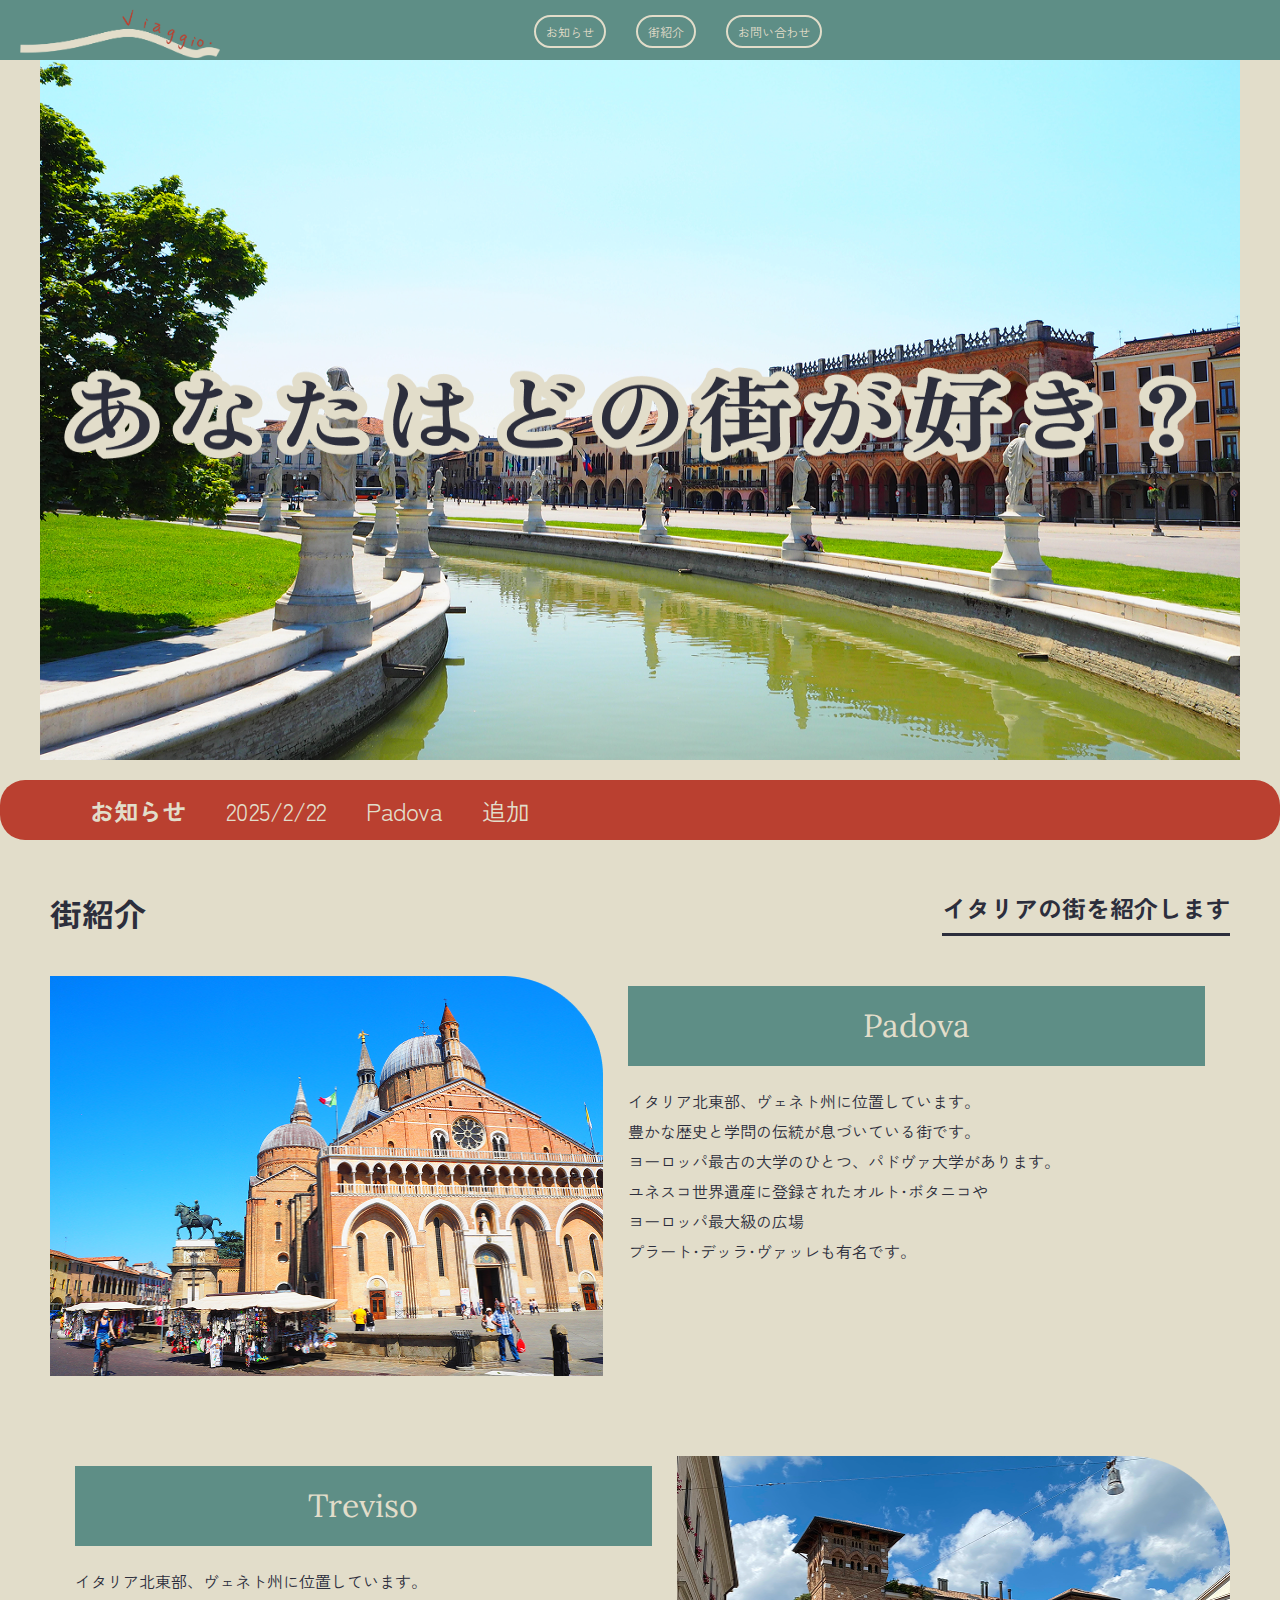
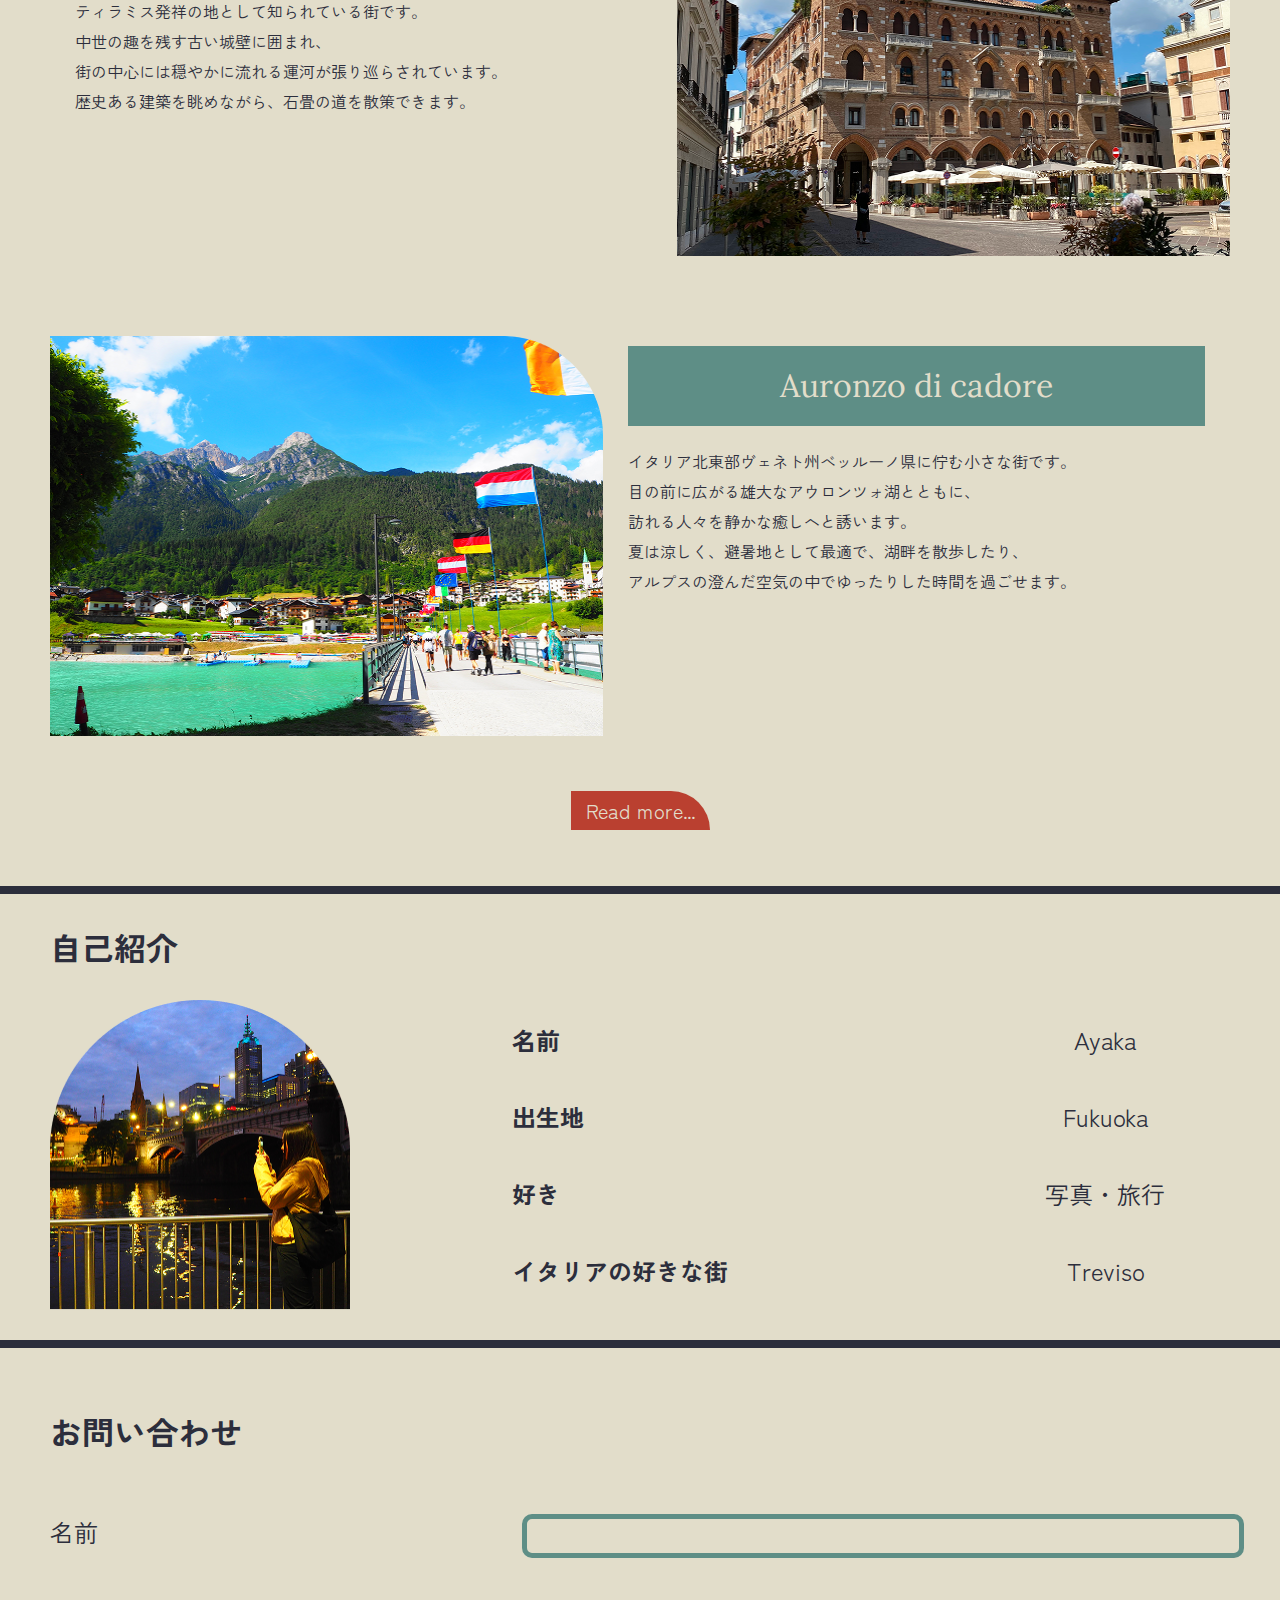
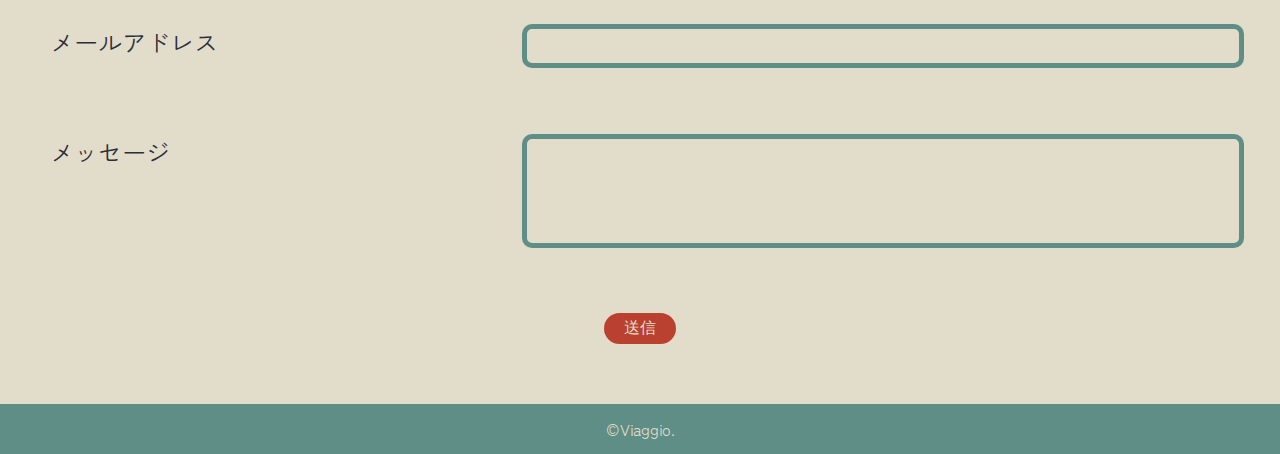
<file: index.html>
<!DOCTYPE html>
<html lang="ja">

<head>
    <meta charset="UTF-8">
    <title>Viaggio.</title>
    <meta name="viewport" content="width=device-width, initial-scale=1.0">
    <link rel="shortcut icon" href="img/Viaggo Logo White.png">
    <link rel="preconnect" href="https://fonts.googleapis.com">
    <link rel="preconnect" href="https://fonts.gstatic.com" crossorigin>
    <link href="https://fonts.googleapis.com/css2?family=Lora&family=Zen+Kaku+Gothic+New&display=swap" rel="stylesheet">
    <link rel="stylesheet" href="CSS/style.css">
</head>

<body>

    <header>
            <h1 class="site-title">
                <a href="index.html"><img src="img/Logo.png" alt="viaggio."></a>
            </h1>
    
            <nav>
                <ul class="nav-menu">
                    <li><a href="news.html">お知らせ</a></li>
                    <li><a href="città.html">街紹介</a></li>
                    <li><a href="#contact">お問い合わせ</a></li>
                </ul>
            </nav>
    
            <div class="toggle_btn">
                <span></span>
                <span></span>
            </div>
    
            <div class="mask"></div>

    </header>

    <main>
        <div class="mainvisual">
            <img src="img/Mainvisual.png" alt="mainvisual">
        </div>
        
        <div id="news" class="wrapper">
            <h2 class="title">お知らせ</h2>
            <p>2025/2/22</p>
            <p>Padova</p>
            <p>追加</p>
        </div>
        
        <section id="citta" class="wrapper">
            <div class="title">
                <h2 class="section-title">街紹介</h2>
                <h3 class="subtitle">イタリアの街を紹介します</h3>
            </div>
            
            <div class="item">
                <img src="img/padova.png" alt="padova">
                <div class="item-inner">
                    <div class="item-title">Padova</div>
                    <div class="text">
                        イタリア北東部、ヴェネト州に位置しています。<br>
                        豊かな歴史と学問の伝統が息づいている街です。<br>
                        ヨーロッパ最古の大学のひとつ、パドヴァ大学があります。<br>
                        ユネスコ世界遺産に登録されたオルト･ボタニコや<br>
                        ヨーロッパ最大級の広場<br>
                        プラート･デッラ･ヴァッレも有名です。
                    </div>
                </div>
            </div>

            <div class="item item2">
                <div class="item-inner">
                    <div class="item-title">Treviso</div>
                    <div class="text">
                        イタリア北東部、ヴェネト州に位置しています。<br>
                        ティラミス発祥の地として知られている街です。<br>
                        中世の趣を残す古い城壁に囲まれ、<br>
                        街の中心には穏やかに流れる運河が張り巡らされています。<br>
                        歴史ある建築を眺めながら、石畳の道を散策できます。<br>
        
                    </div>
                </div>
                <img src="img/treviso.png" alt="treviso">
            </div>

            <div class="item">
                <img src="img/auronzo di cadore.png" alt="auronzo di cadore">
                <div class="item-inner">
                    <div class="item-title">Auronzo di cadore</div>
                    <div class="text">
                        イタリア北東部ヴェネト州ベッルーノ県に佇む小さな街です。<br>
                        目の前に広がる雄大なアウロンツォ湖とともに、<br>
                        訪れる人々を静かな癒しへと誘います。<br>
                        夏は涼しく、避暑地として最適で、湖畔を散歩したり、<br>
                        アルプスの澄んだ空気の中でゆったりした時間を過ごせます。<br>
                    </div>
                </div>
            </div>

            <div class="btn">
                <a href="città.html">Read more...</a>
            </div>

        </section>

        <section id="introduction" class="introduction wrapper">
            <h2 class="section-title">自己紹介</h2>
            <div class="flex">
                <img src="img/自己紹介.png" alt="introduction">
                <table class="introduction-list">
                    <tr>
                        <th>名前</th>
                        <td>Ayaka</td>
                    </tr>
                    <tr>
                        <th>出生地</th>
                        <td>Fukuoka</td>
                    </tr>
                    <tr>
                        <th>好き</th>
                        <td>写真・旅行</td>
                    </tr>
                    <tr>
                        <th>イタリアの好きな街</th>
                        <td>Treviso</td>
                    </tr>
                </table>
            </div>
        </section>

        <section id="contact" class="contact wrapper">
            <h2 class="section-title">お問い合わせ</h2>
            <form action="#" class="contact-form">
                <dl class="contact-flex">
                    <dt><label class="label">名前</label></dt>
                    <dd><input type="text" name="name" class="inputs"></dd>
                </dl>

                <dl class="contact-flex">
                    <dt><label class="label">メールアドレス</label></dt>
                    <dd><input type="email" name="email" class="inputs"></dd>
                </dl>

                <dl class="contact-flex">
                    <dt><label class="label">メッセージ</label></dt>
                    <dd><textarea name="message" class="message"></textarea></dd>
                </dl>
            </form>

            <input type="submit" value="送信" class="submit">
        </section>
    </main>

    <footer>
        <p class="copyright">&copy;Viaggio.</p>
    </footer>

    <script src="https://ajax.googleapis.com/ajax/libs/jquery/3.5.1/jquery.min.js"></script>
    <script src="js/main.js"></script>
</body>

</html>
</file>
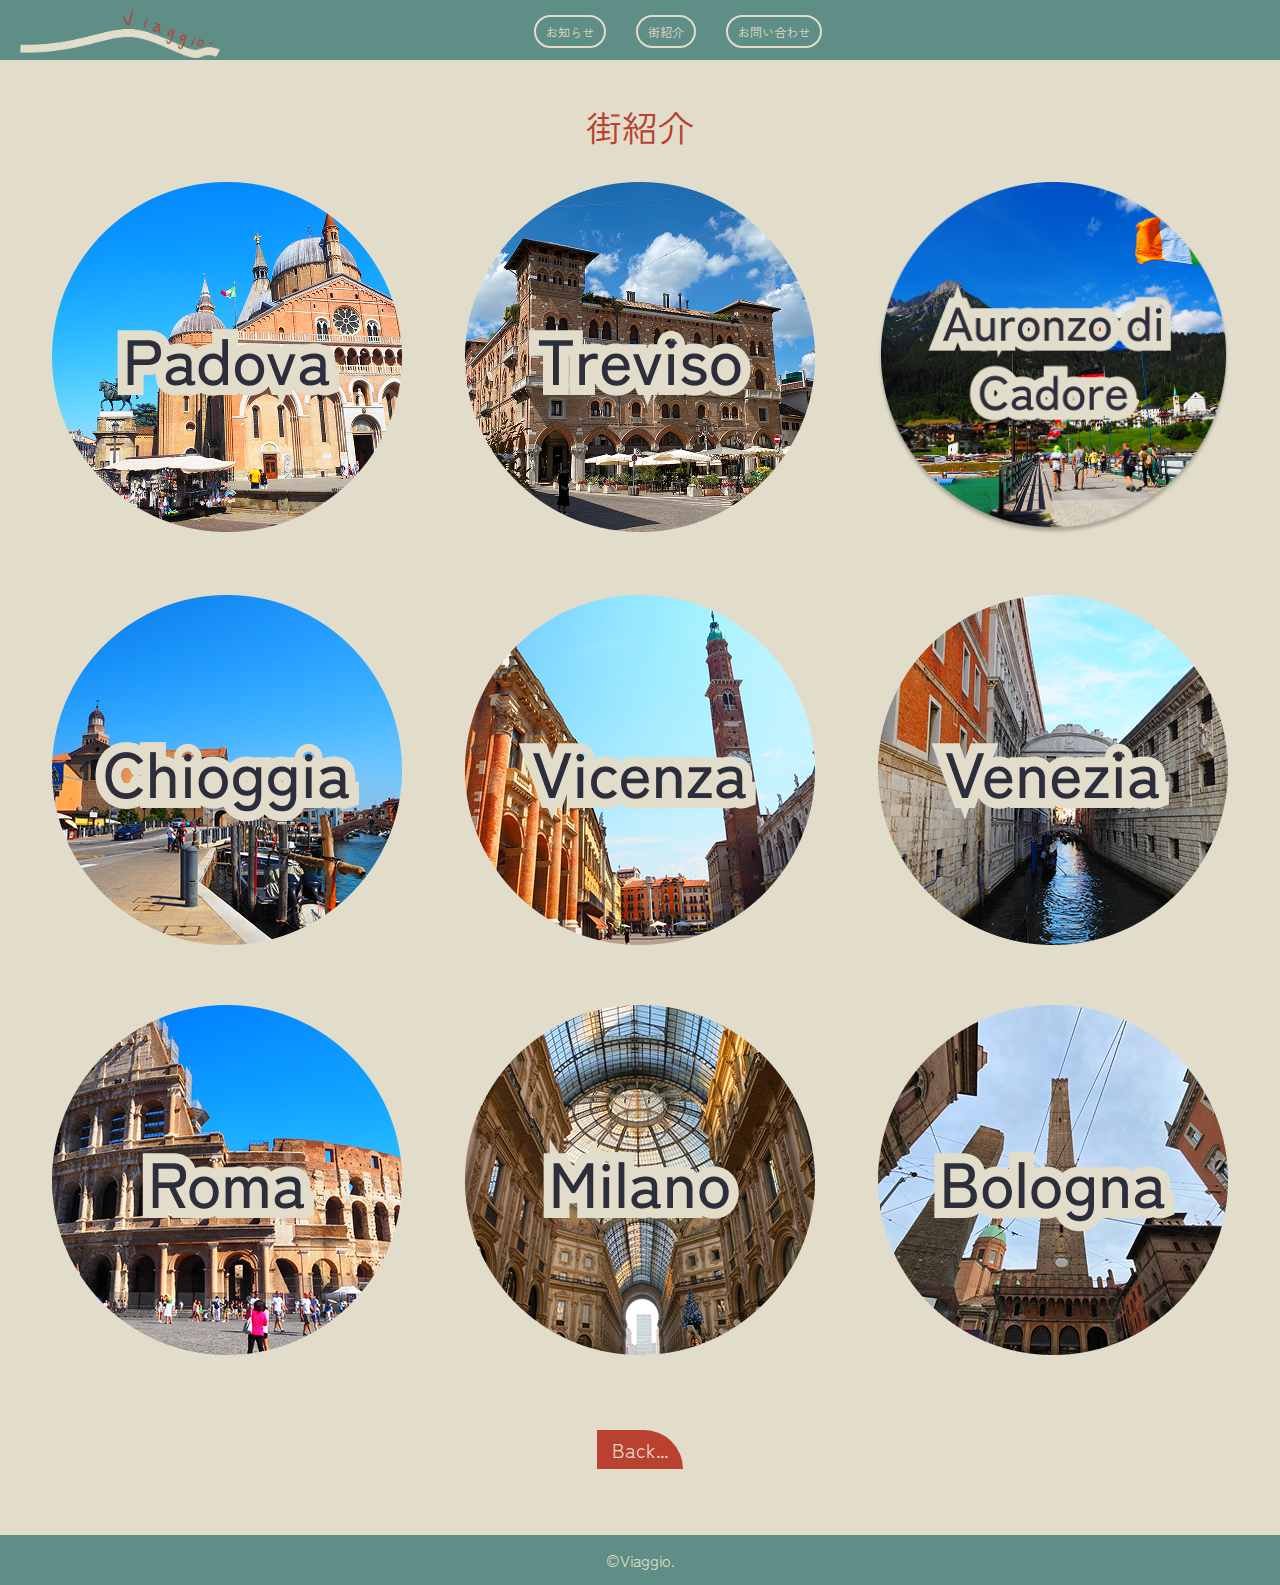
<file: città.html>
<!DOCTYPE html>
<html lang="ja">

<head>
    <meta charset="UTF-8">
    <title>Viaggio.</title>
    <meta name="viewport" content="width=device-width, initial-scale=1.0">
<link rel="preconnect" href="https://fonts.googleapis.com">
<link rel="preconnect" href="https://fonts.gstatic.com" crossorigin>
<link href="https://fonts.googleapis.com/css2?family=Lora&family=Zen+Kaku+Gothic+New&display=swap" rel="stylesheet">
<link rel="stylesheet" href="CSS/style.css">
</head>

<body>

    <header>
            <h1 class="site-title">
                <a href="index.html"><img src="img/Logo.png" alt="viaggio."></a>
            </h1>
    
            <nav>
                <ul class="nav-menu">
                    <li><a href="news.html">お知らせ</a></li>
                    <li><a href="città.html">街紹介</a></li>
                    <li><a href="#contact">お問い合わせ</a></li>
                </ul>
            </nav>
    
            <div class="toggle_btn">
                <span></span>
                <span></span>
            </div>
    
            <div class="mask"></div>

    </header>

    <main>
        <div class="wrapper">

            <div class="page-title">街紹介</div>

            <div class="citta-item">
                <div class="items">
                    <a href="Padova.html"><img src="img/Citta/Padova.png" alt="Padova"></a>
                </div>

                <div class="items">
                    <a href="Treviso.html"><img src="img/Citta/Treviso.png" alt="Treviso"></a>
                </div>

                <div class="items">
                    <a href="AuronzodiCadore.html"><img src="img/Citta/AuronzodiCadore.png" alt="Auronzodicadore"></a>
                </div>

                <div class="items">
                    <a href="Chioggia.html"><img src="img/Citta/Chioggia.png" alt="Chioggia"></a>
                </div>

                <div class="items">
                    <a href="Vicenza.html"><img src="img/Citta/Vicenza.png" alt="Vicenza"></a>
                </div>

                <div class="items">
                    <a href="Venezia.html"><img src="img/Citta/Venezia.png" alt="Venezia"></a>
                </div>

                <div class="items">
                    <a href="Roma.html"><img src="img/Citta/Roma.png" alt="Roma"></a>
                </div>

                <div class="items">
                    <a href="Milano.html"><img src="img/Citta/Milano.png" alt="Milano"></a>
                </div>

                <div class="items">
                    <a href="Bologna.html"><img src="img/Citta/Bologna.png" alt="Bologna"></a>
                </div>
            </div>

            <div class="btn page-btn">
                <a href="index.html">Back...</a>
            </div>
        </div>

    </main>

    <footer>
        <p class="copyright">&copy;Viaggio.</p>
    </footer>

    <script src="https://ajax.googleapis.com/ajax/libs/jquery/3.5.1/jquery.min.js"></script>
    <script src="js/main.js"></script>

</body>

</html>
</file>
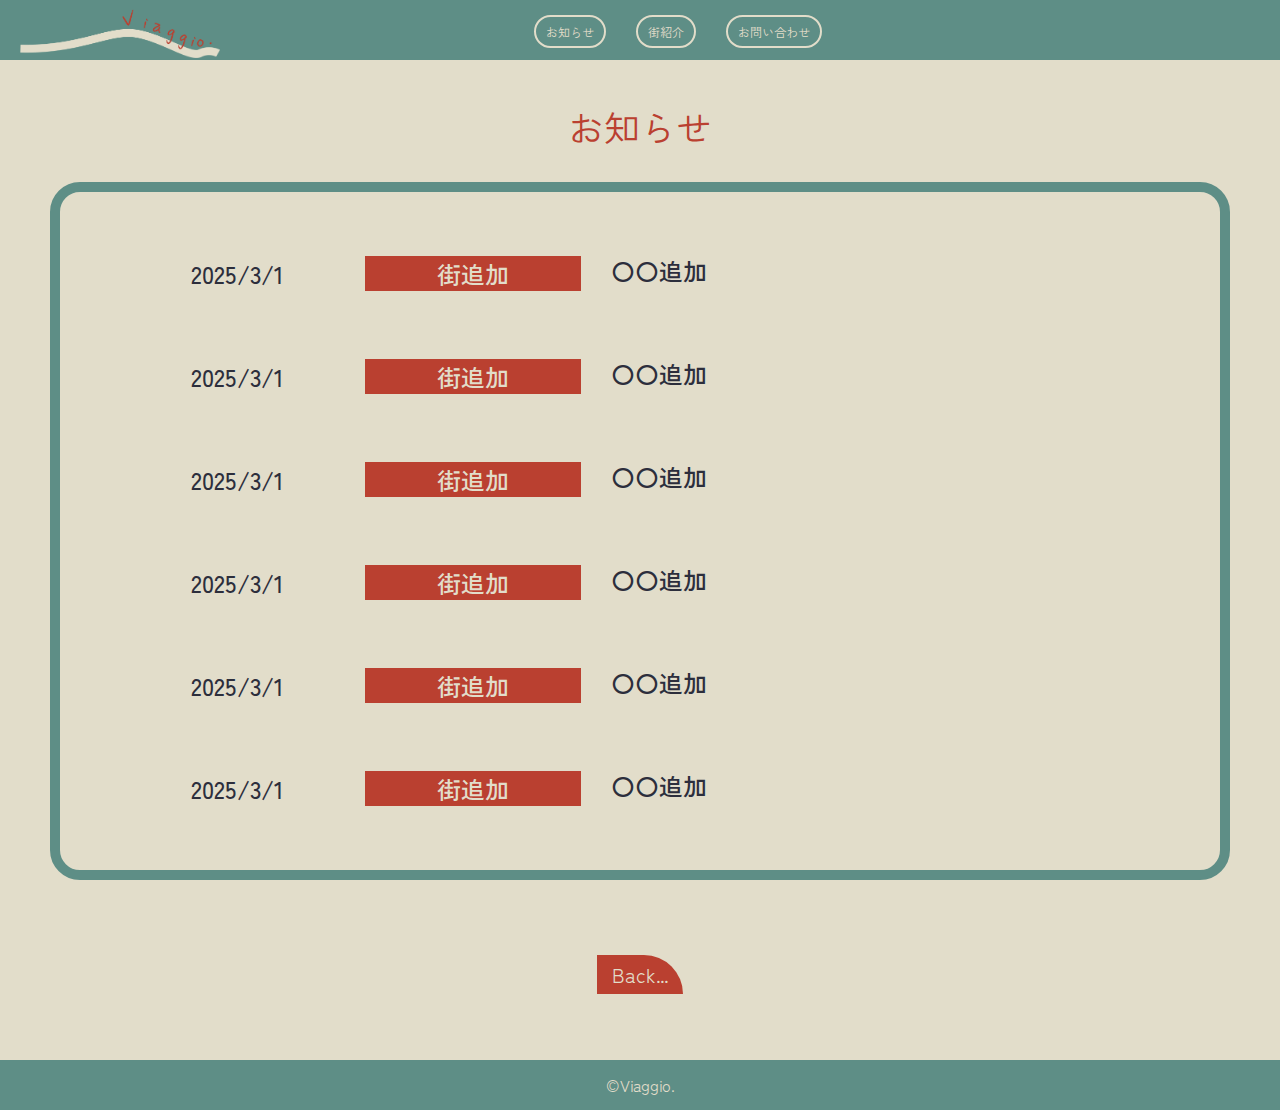
<file: news.html>
<!DOCTYPE html>
<html lang="ja">

<head>
    <meta charset="UTF-8">
    <title>Viaggio.</title>
    <meta name="viewport" content="width=device-width, initial-scale=1.0">
<link rel="preconnect" href="https://fonts.googleapis.com">
<link rel="preconnect" href="https://fonts.gstatic.com" crossorigin>
<link href="https://fonts.googleapis.com/css2?family=Lora&family=Zen+Kaku+Gothic+New&display=swap" rel="stylesheet">
<link rel="stylesheet" href="CSS/style.css">
</head>

<body>

    <header>
            <h1 class="site-title">
                <a href="index.html"><img src="img/Logo.png" alt="viaggio."></a>
            </h1>
    
            <nav>
                <ul class="nav-menu">
                    <li><a href="news.html">お知らせ</a></li>
                    <li><a href="città.html">街紹介</a></li>
                    <li><a href="#contact">お問い合わせ</a></li>
                </ul>
            </nav>
    
            <div class="toggle_btn">
                <span></span>
                <span></span>
            </div>
    
            <div class="mask"></div>

    </header>

    <main>
        <div class="wrapper">

            <div class="page-title">お知らせ</div>
    
            <div class="news-inner">
                <div class="news-item">
                    <p class="deta">2025/3/1</p>
                    <p class="content">街追加</p>
                    <p class="text">〇〇追加</p>
                </div>
                <div class="news-item">
                    <p class="deta">2025/3/1</p>
                    <p class="content">街追加</p>
                    <p class="text">〇〇追加</p>
                </div>
                <div class="news-item">
                    <p class="deta">2025/3/1</p>
                    <p class="content">街追加</p>
                    <p class="text">〇〇追加</p>
                </div>
                <div class="news-item">
                    <p class="deta">2025/3/1</p>
                    <p class="content">街追加</p>
                    <p class="text">〇〇追加</p>
                </div>
                <div class="news-item">
                    <p class="deta">2025/3/1</p>
                    <p class="content">街追加</p>
                    <p class="text">〇〇追加</p>
                </div>
                <div class="news-item">
                    <p class="deta">2025/3/1</p>
                    <p class="content">街追加</p>
                    <p class="text">〇〇追加</p>
                </div>
            </div>
    
            <div class="btn page-btn">
                <a href="index.html">Back...</a>
            </div>
        </div>

    </main>

    <footer>
        <p class="copyright">&copy;Viaggio.</p>
    </footer>

    <script src="https://ajax.googleapis.com/ajax/libs/jquery/3.5.1/jquery.min.js"></script>
    <script src="js/main.js"></script>

</body>

</html>
</file>
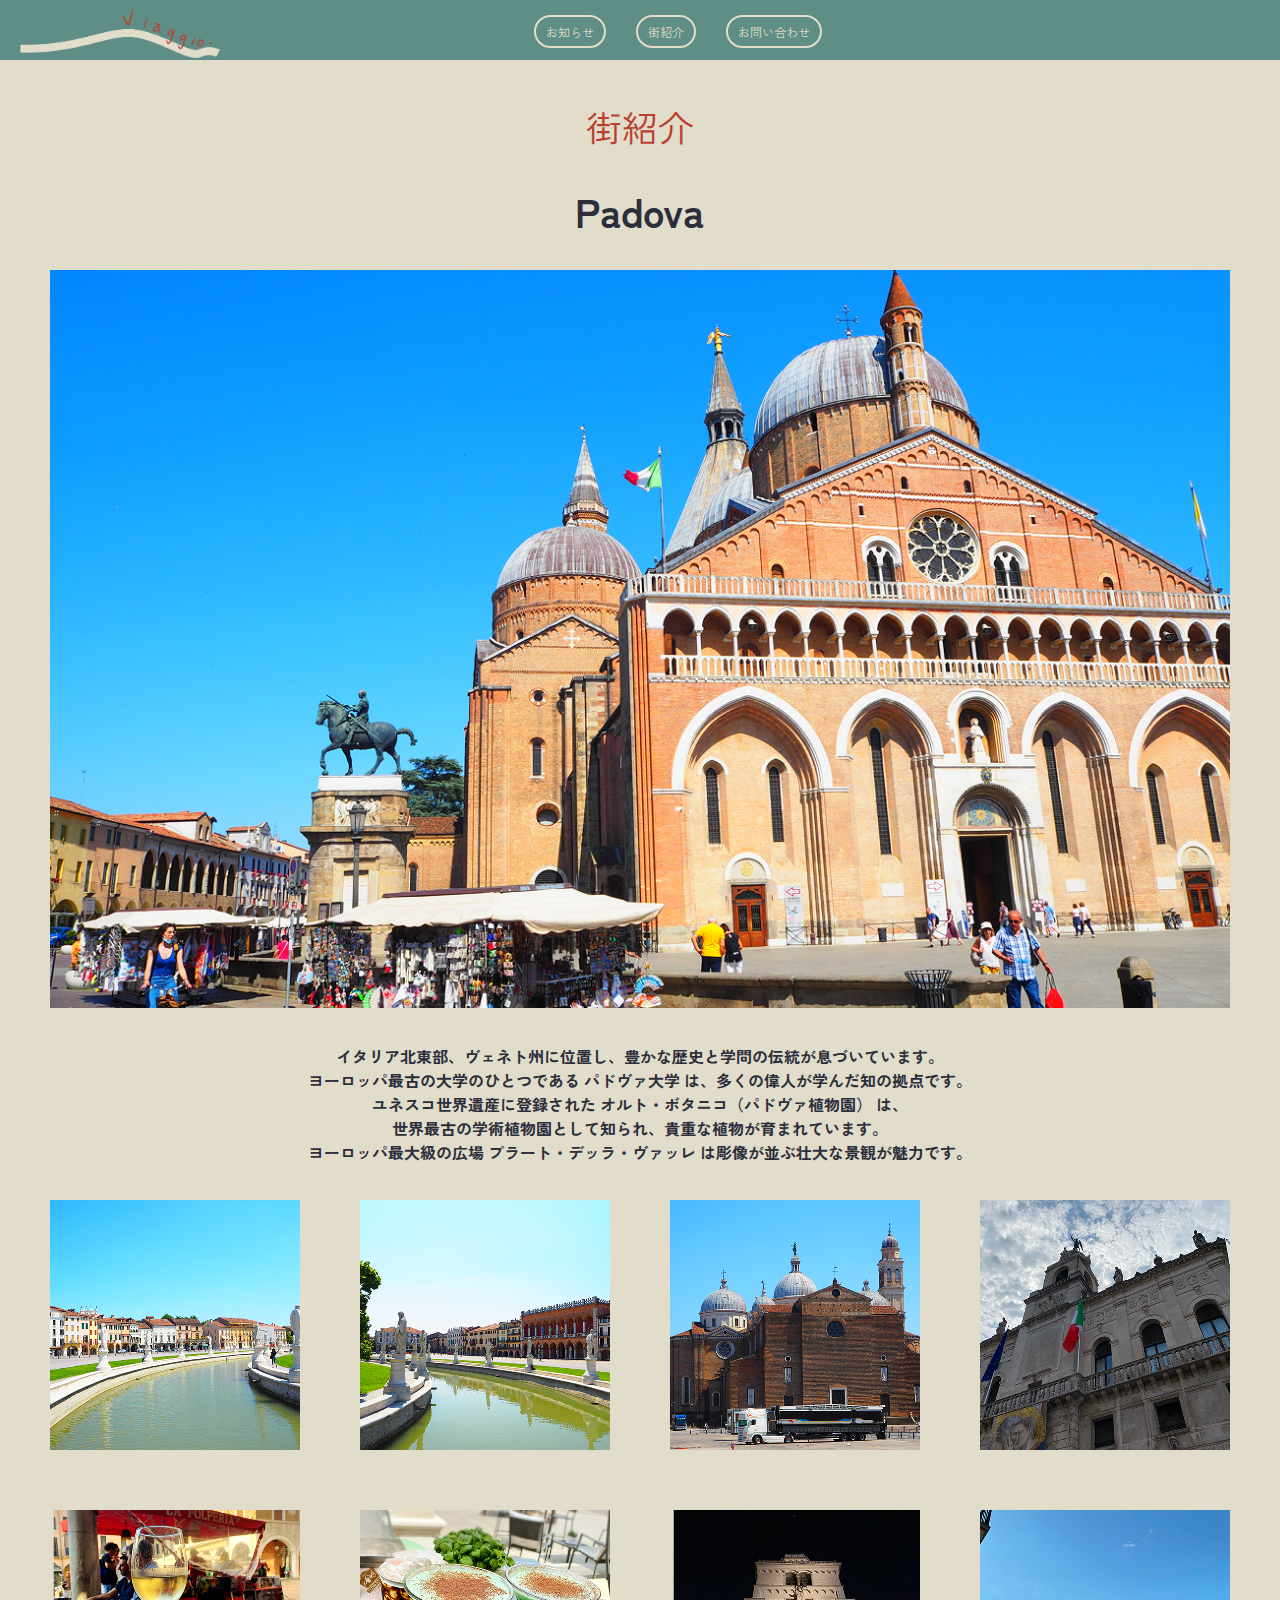
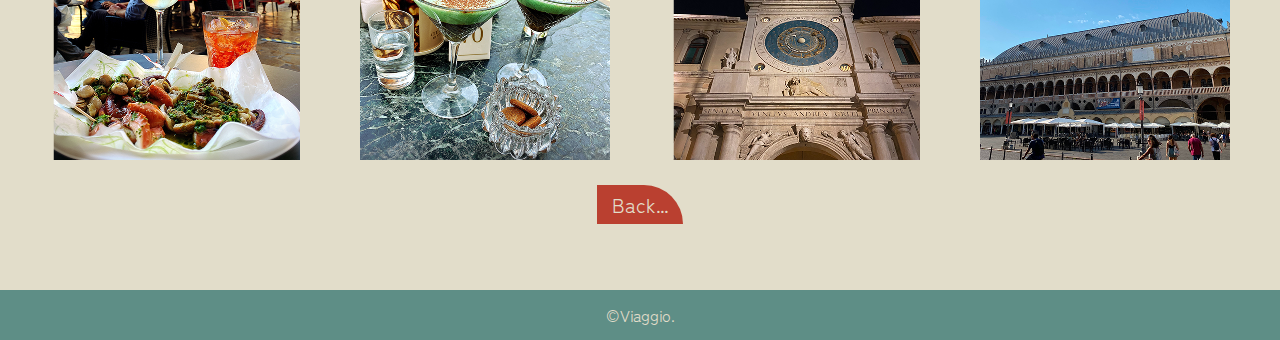
<file: Padova.html>
<!DOCTYPE html>
<html lang="ja">

<head>
    <meta charset="UTF-8">
    <title>Viaggio.</title>
    <meta name="viewport" content="width=device-width, initial-scale=1.0">
<link rel="preconnect" href="https://fonts.googleapis.com">
<link rel="preconnect" href="https://fonts.gstatic.com" crossorigin>
<link href="https://fonts.googleapis.com/css2?family=Lora&family=Zen+Kaku+Gothic+New&display=swap" rel="stylesheet">
<link rel="stylesheet" href="CSS/style.css">
</head>

<body>

    <header>
            <h1 class="site-title">
                <a href="index.html"><img src="img/Logo.png" alt="viaggio."></a>
            </h1>
    
            <nav>
                <ul class="nav-menu">
                    <li><a href="news.html">お知らせ</a></li>
                    <li><a href="città.html">街紹介</a></li>
                    <li><a href="#contact">お問い合わせ</a></li>
                </ul>
            </nav>
    
            <div class="toggle_btn">
                <span></span>
                <span></span>
            </div>
    
            <div class="mask"></div>

    </header>

    <main>
        <div class="wrapper">

            <div class="page-title">街紹介</div>

            <div class="citta-name">Padova</div>

            <img src="img/Padova/Padova-main.png" alt="Padova">

            <p class="citta-text">
                イタリア北東部、ヴェネト州に位置し、豊かな歴史と学問の伝統が息づいています。<br>
                ヨーロッパ最古の大学のひとつである パドヴァ大学 は、多くの偉人が学んだ知の拠点です。<br>
                ユネスコ世界遺産に登録された オルト・ボタニコ（パドヴァ植物園） は、<br>
                世界最古の学術植物園として知られ、貴重な植物が育まれています。<br>
                ヨーロッパ最大級の広場 プラート・デッラ・ヴァッレ は彫像が並ぶ壮大な景観が魅力です。<br>
            </p>

            <div class="citta-flex">
                <img src="img/Padova/Padova-1.png" alt="Padova-1">

                <img src="img/Padova/Padova-2.png" alt="Padova-2">

                <img src="img/Padova/Padova-3.png" alt="Padova-3">

                <img src="img/Padova/Padova-4.png" alt="Padova-4">

                <img src="img/Padova/Padova-5.png" alt="Padova-5">

                <img src="img/Padova/Padova-6.png" alt="Padova-6">

                <img src="img/Padova/Padova-7.png" alt="Padova-7">

                <img src="img/Padova/Padova-8.png" alt="Padova-8">
            </div>

            <div class="btn page-btn">
                <a href="città.html">Back...</a>
            </div>
        </div>

    </main>

    <footer>
        <p class="copyright">&copy;Viaggio.</p>
    </footer>

    <script src="https://ajax.googleapis.com/ajax/libs/jquery/3.5.1/jquery.min.js"></script>
    <script src="js/main.js"></script>

</body>

</html>
</file>
<file: CSS/style.css>
@charset "UTF-8";

html {
    font-size: 100%;
}

body {
    font-family: 'Zen Kaku Gothic New', sans-serif;
    color: #2C2E3C;
    background-color: #E2DDCA;
    text-align: center;
    margin: 0 auto;
}

img {
    max-width: 100%;
    vertical-align: bottom;
}

a {
    text-decoration: none;
}

li {
    list-style: none;
}

.site-title {
    width: 200px;
    padding: 5px 5px 0 0;
}

.site-title a {
    width: 200px;
    display: block;
}

.section-title {
    font-size: 32px;
    text-align: left;
    margin: 0;
}

.wrapper {
    max-width: 1200px;
    align-items: center;
    margin: 0 auto;
    padding: 0 50px;
}

.btn {
    height: 30px;
}

.btn a {
    padding: 5px 15px;
    color: #E2DDCA;
    background-color: #ba4030;
    font-size: 20px;
    border-top-right-radius: 75px;
}

.page-btn {
    margin-bottom: 70px;
}

.page-title {
    font-size: 36px;
    color: #ba4030;
    margin-top: 40px;
    margin-bottom: 30px;
}

/* header */

header {
    width: 100%;
    height: 60px;
    padding-left: 20px;
    background-color: #5E8E86;
    display: flex;
    justify-content: space-between;
    align-items: center;
    margin: 0;
    z-index: 10;
}

.nav-menu {
    display: flex;
}

.nav-menu a {
    font-size: 12px;
    color: #E2DDCA;
    padding: 6px 10px;
    border-radius: 50px;
    border: 2px solid #E2DDCA;
    margin-left: 30px;
}

/* mainvisual */

.mainvisual {
    max-width: 1200px;
    margin: 0 auto;
}

.mainvisual img {
    width: 100%;
    max-width: 1200px;
    height: 700px;
}

/* news */

#news {
    display: flex;
    background-color: #ba4030;
    height: 60px;
    border-radius: 25px;
    color: #E2DDCA;
    margin-top: 20px;
    margin-bottom: 50px;
}

#news .title {
    display: block;
    font-size: 24px;
    padding: 0 40px;
}

#news p {
    display: block;
    font-size: 24px;
    padding-right: 40px;
}

/* citta */

#citta {
    margin-bottom: 60px;
}

#citta .title {
    display: flex;
    justify-content: space-between;
}

#citta img {
    width: 48%;
    height: 400px;
    margin-top: 20px;
}

.subtitle {
    font-size: 24px;
    border-bottom: solid 3px #2C2E3C;
    padding-bottom: 8px;
    margin: 0;
}

.item {
    display: flex;
    justify-content: space-between;
    margin: 20px 0;
}

.item-inner {
    width: 50%;
    height: 400px;
    padding: 30px 25px;
}

.item-title {
    font-family: 'Lora';
    width: 100%;
    height: 80px;
    font-size: 32px;
    color: #E2DDCA;
    background-color: #5E8E86;
    margin-bottom: 20px;
    line-height: 80px;
}

.text {
    font-size: 16px;
    line-height: 30px;
    text-align: left;
}

/* introduction */

#introduction {
    border-top: solid 8px #2C2E3C;
    border-bottom: solid 8px #2C2E3C;
    margin-bottom: 60px;
}

#introduction .section-title {
    margin: 30px 0;
}

.flex {
    display: flex;
    justify-content: space-between;
    margin-bottom: 30px;
    font-size: 24px;
}

#introduction th {
    text-align: left;
    padding-left: 30px;
}

.introduction-list {
    width: 750px;
}

#introduction img {
    width: 300px;
    height: 310px;
}

/* contact */
#contact {
    margin-bottom: 60px;
}

#contact .contact-form {
    margin: 60px 0 ;
}

#contact .contact-flex {
    display: flex;
    justify-content: space-between;
}

#contact dt {
    width: 30%;
    text-align: left;
    font-size: 24px;
}

#contact dd {
    width: 60%;
}

#contact .inputs {
    width: 100%;
    height: 30px;
    padding: 2px;
    background-color: #E2DDCA;
    border: solid 5px #5E8E86;
    border-radius: 10px;
    margin-bottom: 50px;
    outline: none;
}

#contact .message {
    resize: none;
    width: 100%;
    height: 100px;
    padding: 2px;
    background-color: #E2DDCA;
    border: solid 5px #5E8E86;
    border-radius: 10px;
    outline: none;
}

#contact .submit {
    padding: 5px 20px;
    background-color: #ba4030;
    font-size: 16px;
    color: #E2DDCA;
    border: none;
    border-radius: 20px;
}

/* footer */

footer {
    height: 50px;
    background-color: #5E8E86;
    color: #E2DDCA;
}

footer .copyright {
    font-size: 16px;
    text-align: center;
    line-height: 50px;
    margin-top: auto;
}

/* newspage */

.news-inner {
    border: solid 10px #5E8E86;
    border-radius: 30px;
    padding: 40px;
    margin-bottom: 80px;
}

.news-item {
    width: 100%;
    display: flex;
    justify-content: center;
    margin-bottom: 20px;
}

.news-item .deta {
    width: 20%;
    margin-right: 20px;
}

.news-item p {
    font-size: 24px;
    font-weight: 500;
}

.news-item:nth-child(6) {
    margin-bottom: 0;
}

.news-item .content {
    width: 20%;
    color: #E2DDCA;
    background-color: #ba4030;
}

.news-item .text {
    width: 50%;
    margin-left: 30px;
}

/* città */

.citta-item {
    display: grid;
    grid-template-columns: repeat(3,1fr);
    gap: 60px;
    justify-items: center;
    margin-top: 30px;
    margin-bottom: 80px;
}

.items {
    width: 100%;
    height: 100%;
}

.items a {
    display: block;
}

/* città-introduction */

.citta-name {
    font-size: 40px;
    padding-bottom: 30px;
    font-weight: bold;
}

.citta-text {
    padding: 20px 0 ;
    font-weight: bold;
}

.citta-flex {
    display: grid; 
    grid-template-columns: repeat(4,1fr);
    gap: 60px;
    margin-bottom: 30px;
}

.citta-flex img {
    height: 100%;
    width: 100%;
}

/* RS */

@media screen and (max-width:800px) {

    .site-title {
        width: 150px;
        padding-left: 20px;
    }

    .section-title {
        font-size: 18px;
    }

    .wrapper {
        padding: 0 10px;
        margin: 0 10px;
    }

    .btn {
        height: 20px;
    }
    
    .btn a {
        padding: 5px 10px;
        font-size: 10px;
    }
    
    .page-btn {
        margin-bottom: 20px;
    }
    
    .page-title {
        font-size: 20px;
        margin-top: 20px;
        margin-bottom: 10px;
    }

    /* header */

    header {
        padding-left: 0;
    }

    nav {
        width: 300px;
        background-color: #5E8E86;
        padding: 25px;
        position: fixed;
        top: 0;
        left: -300px;
        bottom: 0;
        opacity: 0;
        overflow-y: auto;
        z-index: 20;
        transition: 0.5s;
    }

    .open nav {
        left: 0;
        opacity: 1;
    }

    .nav-menu {
        flex-direction: column;
        text-align: left;
    }

    nav ul .nav-menu {
        margin-bottom: 0;
    }

    nav ul li {
        padding: 20px 0;
    }

    nav ul li:nth-child(3) {
        display: none;
    }

    .toggle_btn {
        width: 40px;
        height: 40px;
        cursor: pointer;
        position: fixed;
        top: 5px;
        right: 25px;
        transition: 0.5s;
        z-index: 20;
    }

    .toggle_btn span {
        width: 20px;
        height: 2px;
        background-color: #E2DDCA;
        border-radius: 5px;
        display: block;
        position: absolute;
        left: 0;
        transition:  0.5s;
    }
    
    .toggle_btn span:nth-child(1) {
        top: 15px;
        left: 5px;
    }
    
    .toggle_btn span:nth-child(2) {
        bottom: 10px;
        left: 5px;
    }

    .open .toggle_btn span {
        background-color: #E2DDCA;
    }

    .open .toggle_btn span:nth-child(1) {
        transform: translateY(6.5px) rotate(-135deg);
    }

    .open .toggle_btn span:nth-child(2) {
        transform: translateY(-6.5px) rotate(135deg);
    }

    .mask {
        display: none;
        transition: 0.5s;
    }

    .open .mask {
        width: 100%;
        height: 100%;
        background-color: #5E8E86;
        cursor: pointer;
        display: block;
        opacity: 0.8;
        position: fixed;
        top: 0;
        left: 0;
        z-index: 10;
        }

    /* mainvisual */

    .mainvisual img {
        height: 100%;
        padding-top: 0;
    }

    /* news */

    #news {
        height: 40px;
        margin-top: 10px;
        margin-bottom: 30px;
    }

    #news .title {
        font-size: 14px;
        padding: 0 20px;
    }

    #news p {
        font-size: 14px;
        padding-right: 20px;
    }

    /* citta */

    #citta {
        margin-bottom: 30px;
    }
    
    #citta img {
        width: 100%;
        height: 100%;
    }
    
    .subtitle {
        font-size: 16px;
        border-bottom: solid 2px #2C2E3C;
        padding-bottom: 3px;
    }
    
    .item {
        flex-flow: column;
        margin: 10px 0;
    }

    .item2 {
        flex-direction: column-reverse;
    }
    
    .item-inner {
        width: 100%;
        height: 100%;
        padding: 10px 0;
    }
    
    .item-title {
        width: 100%;
        height: 40px;
        font-size: 18px;
        margin-bottom: 10px;
        line-height: 40px;
    }
    
    .text {
        width: 100%;
        font-size: 12px;
        line-height: 20px;
        text-align: center;
    }

    /* introduction */

#introduction {
    border-top: solid 3px #2C2E3C;
    border-bottom: solid 3px #2C2E3C;
    margin-bottom: 20px;
}

#introduction .section-title {
    margin: 10px 0;
}

.flex {
    margin-bottom: 10px;
    font-size: 12px;
}

#introduction th {
    text-align: left;
    padding-left: 10px;
}

.introduction-list {
    width: 100%;
}

#introduction img {
    width:40%;
    height: 100%;
    padding: 10px;
}

/* contact */
#contact {
    margin-bottom: 20px;
}

#contact {
    margin-bottom: 20px;
}

#contact .contact-form {
    margin: 20px 0 ;
}

#contact dt {
    width: 20%;
    font-size: 14px;
}

#contact dd {
    width: 70%;
}

#contact .inputs {
    width: 100%;
    height: 20px;
    border: solid 2px #5E8E86;
    margin-bottom: 20px;
}

#contact .message {
    height: 50px;
    border: solid 2px #5E8E86;
}

#contact .submit {
    padding: 5px 10px;
    font-size: 12px;
}

/* footer */

footer {
    height: 30px;
}

footer .copyright {
    font-size: 10px;
    line-height: 30px;
}

/* newspage */

.news-inner {
    border: solid 5px #5E8E86;
    padding: 20px;
    margin-bottom: 20px;
}

.news-item {
    margin-bottom: 10px;
}

.news-item .deta {
    width: 30%;
    margin-right: 20px;
}

.news-item p {
    font-size: 16px;
}

.news-item:nth-child(6) {
    margin-bottom: 0;
}

.news-item .content {
    width: 20%;
}

.news-item .text {
    width: 50%;
    margin-left: 20px;
}

/* città */

.citta-item {
    grid-template-columns: repeat(3,1fr);
    gap: 20px;
    margin-top: 20px;
    margin-bottom: 30px;
}

/* città-introduction */

.citta-name {
    font-size: 24px;
    padding-bottom: 10px;
}

.citta-text {
    font-size: 10px;
}

.citta-flex {
    grid-template-columns: repeat(3,1fr);
    gap: 5px;
    margin-bottom: 20px;
}

}
</file>
